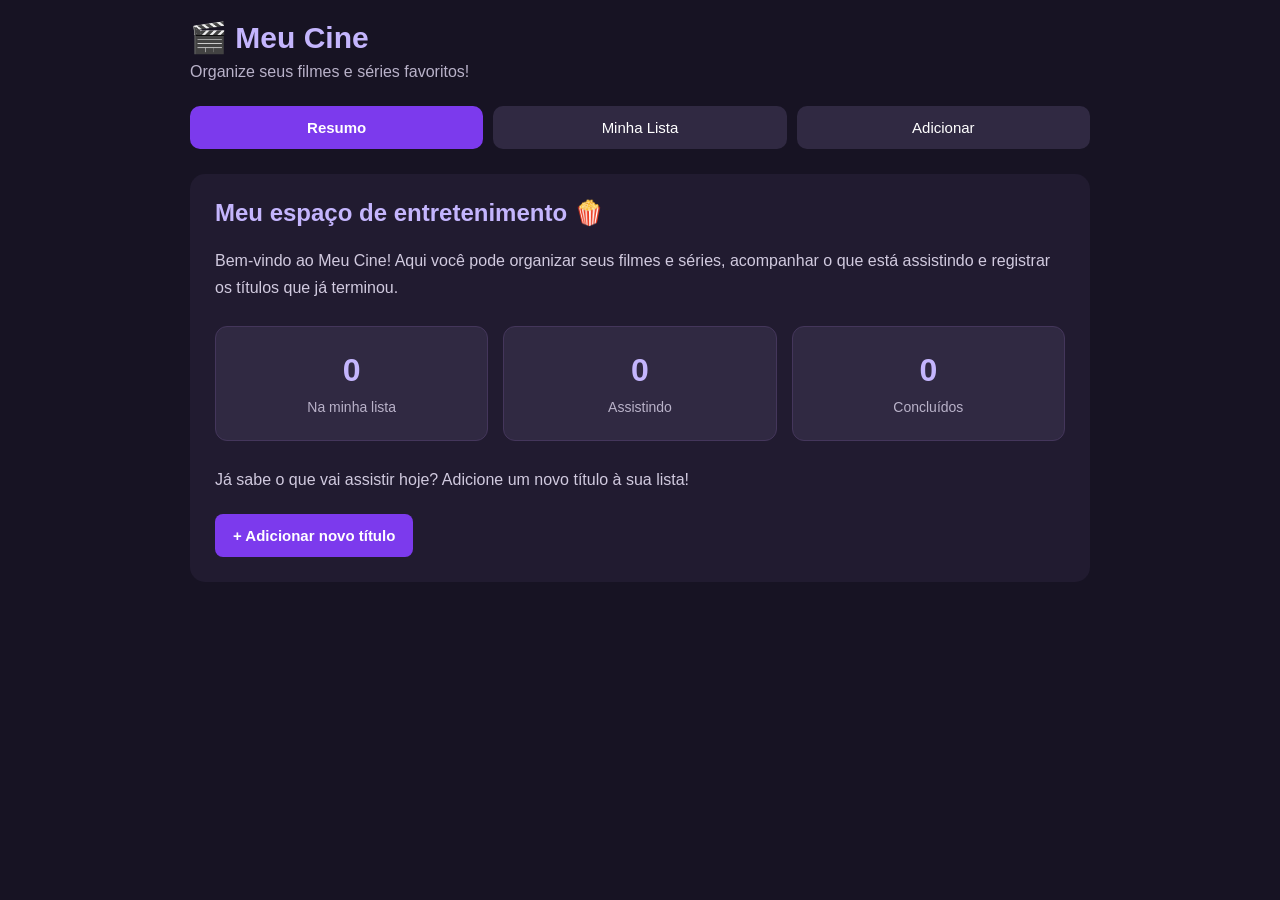
<file: index.html>
<!DOCTYPE html>
<html lang="pt-BR">

<head>
    <meta charset="UTF-8">

    <meta name="viewport" content="width=device-width, initial-scale=1.0">

    <title>Meu Cine</title>

    <!-- Conecta o arquivo CSS -->
    <link rel="stylesheet" href="style.css">

    <!-- Conecta o arquivo manisfest -->
    <link rel="manifest" href="manifest.json">

</head>

<body>
    <div class="container">

        <!-- =========================
             CABEÇALHO
        ========================== -->

        <header>

            <h1>🎬 Meu Cine</h1>

            <p class="subtitulo">
                Organize seus filmes e séries favoritos!
            </p>

        </header>

        <!-- =========================
             MENU DE ABAS
        ========================== -->

        <nav class="menu-abas">

            <button
                class="botao-aba ativo"
                onclick="mostrarAba('resumo', this)">

                Resumo

            </button>


            <button
                class="botao-aba"
                onclick="mostrarAba('lista', this)">

                Minha Lista

            </button>


            <button
                class="botao-aba"
                onclick="mostrarAba('adicionar', this)">

                Adicionar

            </button>

        </nav>


        <!-- =========================
             ABA 1: RESUMO
        ========================== -->

        <section id="resumo" class="aba">

            <h2>Meu espaço de entretenimento 🍿</h2>


            <p class="texto-boas-vindas">

                Bem-vindo ao Meu Cine! Aqui você pode organizar
                seus filmes e séries, acompanhar o que está
                assistindo e registrar os títulos que já terminou.

            </p>


            <!-- CARDS COM OS NÚMEROS DO RESUMO -->

            <div class="resumo-cards">

                <div class="resumo-card">

                    <h3 id="totalFilmes">0</h3>

                    <p>Na minha lista</p>

                </div>


                <div class="resumo-card">

                    <h3 id="totalAssistindo">0</h3>

                    <p>Assistindo</p>

                </div>


                <div class="resumo-card">

                    <h3 id="totalConcluidos">0</h3>

                    <p>Concluídos</p>

                </div>

            </div>


            <p class="texto-boas-vindas">

                Já sabe o que vai assistir hoje?
                Adicione um novo título à sua lista!

            </p>


            <button
                class="botao-adicionar"
                onclick="mostrarAba('adicionar', document.querySelectorAll('.botao-aba')[2])">

                + Adicionar novo título

            </button>

        </section>
        <!-- =========================
             ABA 2: MINHA LISTA
        ========================== -->

        <section id="lista" class="aba">

            <h2>Minha Lista de Filmes e Séries</h2>


            <!-- PESQUISA E FILTRO -->

            <div class="filtros">

                <input
                    type="text"
                    id="pesquisa"
                    placeholder="Pesquisar por título...">


                <select id="filtroStatus">

                    <option value="todos">
                        Todos os status
                    </option>

                    <option value="Quero assistir">
                        Quero assistir
                    </option>

                    <option value="Assistindo">
                        Assistindo
                    </option>

                    <option value="Concluído">
                        Concluído
                    </option>

                </select>

            </div>


            <!-- LOCAL ONDE OS FILMES SERÃO EXIBIDOS -->

            <div id="listaFilmes" class="lista-filmes"></div>

        </section>



        <!-- =========================
             ABA 3: ADICIONAR
        ========================== -->

        <section id="adicionar" class="aba">

            <h2>Adicionar novo título 🎥</h2>


            <form id="formFilme">


                <!-- NOME -->

                <div class="grupo-formulario">

                    <label for="nome">
                        Nome do filme ou série:
                    </label>

                    <input
                        type="text"
                        id="nome"
                        placeholder="Ex: Stranger Things"
                        required>

                </div>



                <!-- TIPO -->

                <div class="grupo-formulario">

                    <label for="tipo">
                        Tipo:
                    </label>

                    <select id="tipo" required>

                        <option value="">
                            Selecione o tipo
                        </option>

                        <option value="Filme">
                            Filme
                        </option>

                        <option value="Série">
                            Série
                        </option>

                        <option value="Documentário">
                            Documentário
                        </option>

                        <option value="Anime">
                            Anime
                        </option>

                    </select>

                </div>



                <!-- STATUS -->

                <div class="grupo-formulario">

                    <label for="status">
                        Status:
                    </label>

                    <select id="status" required>

                        <option value="Quero assistir">
                            Quero assistir
                        </option>

                        <option value="Assistindo">
                            Assistindo
                        </option>

                        <option value="Concluído">
                            Concluído
                        </option>

                    </select>

                </div>



                <!-- DESCRIÇÃO -->

                <div class="grupo-formulario">

                    <label for="descricao">
                        Descrição:
                    </label>

                    <textarea
                        id="descricao"
                        placeholder="Escreva uma descrição...">

                    </textarea>

                </div>



                <!-- BOTÃO DE SALVAR -->

                <button
                    type="submit"
                    class="botao-salvar">

                    Salvar título

                </button>
            </form>

        </section>
    </div>

    <!-- Conecta o arquivo JavaScript -->

    <script src="app.js"></script>

</body>

</html>
</file>
<file: style.css>
/* =========================
   1. CONFIGURAÇÕES GERAIS
========================= */

* {
    box-sizing: border-box;
    margin: 0;
    padding: 0;
}

body {
    font-family: Arial, sans-serif;
    background-color: #171323;
    color: white;
    padding: 20px;
}

.container {
    max-width: 900px;
    margin: auto;
}

header {
    margin-bottom: 25px;
}

h1 {
    color: #C4B5FD;
    margin-bottom: 8px;
    font-size: 30px;
}

.subtitulo {
    color: #B9B2C9;
    margin-bottom: 10px;
}

h2 {
    color: #C4B5FD;
    margin-bottom: 20px;
}


/* =========================
   2. MENU DE ABAS
========================= */

.menu-abas {
    display: flex;
    gap: 10px;
    margin-bottom: 25px;
}

.botao-aba {
    flex: 1;
    padding: 13px;
    border: none;
    border-radius: 10px;
    background-color: #302942;
    color: white;
    cursor: pointer;
    font-size: 15px;
    transition: 0.3s;
}

.botao-aba:hover {
    background-color: #51416D;
}

.botao-aba.ativo {
    background-color: #7C3AED;
    font-weight: bold;
}


/* =========================
   3. SEÇÕES DAS ABAS
========================= */

.aba {
    display: none;
    background-color: #211B30;
    padding: 25px;
    border-radius: 15px;
    margin-bottom: 20px;
}

.aba h2 {
    color: #C4B5FD;
    margin-bottom: 20px;
}


/* =========================
   4. TEXTOS
========================= */

.texto-boas-vindas {
    color: #D1CADF;
    line-height: 1.7;
    margin-bottom: 20px;
}


/* =========================
   5. CARDS DO RESUMO
========================= */

.resumo-cards {
    display: flex;
    gap: 15px;
    margin: 25px 0;
}

.resumo-card {
    flex: 1;
    background-color: #302942;
    padding: 25px 15px;
    border-radius: 12px;
    text-align: center;
    border: 1px solid #44365B;
}

.resumo-card h3 {
    color: #C4B5FD;
    font-size: 32px;
    margin-bottom: 10px;
}

.resumo-card p {
    color: #B9B2C9;
    font-size: 14px;
}


/* =========================
   6. FORMULÁRIO
========================= */

#formFilme {
    display: flex;
    flex-direction: column;
    gap: 18px;
}

.grupo-formulario {
    display: flex;
    flex-direction: column;
    gap: 8px;
}

.grupo-formulario label {
    color: #DDD6FE;
    font-weight: bold;
    font-size: 14px;
}


/* =========================
   7. INPUTS, SELECTS E TEXTAREA
========================= */

input,
select,
textarea {
    width: 100%;
    padding: 12px;
    border: 1px solid #51416D;
    border-radius: 8px;
    background-color: #302942;
    color: white;
    font-size: 15px;
    font-family: Arial, sans-serif;
    outline: none;
}

input:focus,
select:focus,
textarea:focus {
    border-color: #A78BFA;
    box-shadow: 0 0 0 2px rgba(167, 139, 250, 0.15);
}

input::placeholder,
textarea::placeholder {
    color: #A69BB9;
}

textarea {
    resize: vertical;
    min-height: 100px;
}

select {
    cursor: pointer;
}


/* =========================
   8. BOTÕES
========================= */

button {
    border: none;
    border-radius: 8px;
    cursor: pointer;
    font-size: 15px;
    font-family: Arial, sans-serif;
    transition: 0.3s;
}

button:hover {
    filter: brightness(1.15);
}


/* BOTÃO ADICIONAR */

.botao-adicionar {
    padding: 13px 18px;
    background-color: #7C3AED;
    color: white;
    font-weight: bold;
}


/* BOTÃO SALVAR */

.botao-salvar {
    padding: 14px;
    width: 100%;
    background-color: #7C3AED;
    color: white;
    font-weight: bold;
}


/* =========================
   9. PESQUISA E FILTROS
========================= */

.filtros {
    display: flex;
    gap: 12px;
    margin-bottom: 20px;
}

.filtros input {
    flex: 2;
    min-width: 0;
}

.filtros select {
    flex: 1;
    min-width: 0;
}


/* =========================
   10. LISTA DE FILMES
========================= */

.lista-filmes {
    display: flex;
    flex-direction: column;
    gap: 15px;
    margin-top: 20px;
}


/* CARD INDIVIDUAL */

.card-filme {
    display: flex;
    flex-direction: column;
    gap: 10px;
    background-color: #302942;
    padding: 20px;
    border-radius: 12px;
    border-left: 4px solid #A78BFA;
}

.card-filme h3 {
    color: #C4B5FD;
    font-size: 19px;
    margin-bottom: 5px;
}

.card-filme p {
    color: #D1CADF;
    line-height: 1.6;
    font-size: 14px;
}


/* =========================
   11. STATUS DOS FILMES
========================= */

.status-filme {
    display: inline-block;
    width: fit-content;
    background-color: #51416D;
    color: #DDD6FE;
    padding: 6px 12px;
    border-radius: 20px;
    font-size: 13px;
    margin: 5px 0;
}


/* SELETOR DE STATUS DO CARD */

.seletor-status {
    max-width: 100%;
}


/* =========================
   12. BOTÃO DE EXCLUIR
========================= */

.botao-excluir {
    background-color: #BE3455;
    color: white;
    padding: 10px 15px;
    align-self: flex-start;
}

.botao-excluir:hover {
    background-color: #E11D48;
}


/* =========================
   13. MENSAGEM DE LISTA VAZIA
========================= */

.mensagem-vazia {
    color: #B9B2C9;
    text-align: center;
    padding: 25px;
    background-color: #302942;
    border-radius: 10px;
    line-height: 1.6;
}


/* ==========================================
   RESPONSIVIDADE - PROJETO MEU CINE
========================================== */


/* ==========================================
   1. TABLETS (601px até 992px)
========================================== */

@media (min-width: 601px) and (max-width: 992px) {

    body {
        padding: 18px;
    }

    .container {
        width: 95%;
    }

    .aba {
        padding: 22px;
    }

    .resumo-cards {
        gap: 12px;
    }

    .resumo-card {
        padding: 20px 10px;
    }

}


/* ==========================================
   2. SMARTPHONES (até 600px)
========================================== */

@media (max-width: 600px) {

    /* CONFIGURAÇÕES GERAIS */

    body {
        padding: 12px;
    }

    .container {
        width: 100%;
    }

    header {
        margin-bottom: 20px;
    }

    h1 {
        font-size: 25px;
    }

    h2 {
        font-size: 21px;
    }

    .subtitulo {
        font-size: 14px;
    }


    /* MENU DE ABAS */

    .menu-abas {
        gap: 6px;
        margin-bottom: 18px;
    }

    .botao-aba {
        padding: 11px 5px;
        font-size: 13px;
        min-width: 0;
    }


    /* SEÇÕES DAS ABAS */

    .aba {
        padding: 18px 14px;
        border-radius: 12px;
    }

    .aba h2 {
        font-size: 20px;
    }


    /* TEXTOS */

    .texto-boas-vindas {
        font-size: 14px;
        line-height: 1.6;
    }


    /* CARDS DO RESUMO */

    .resumo-cards {
        flex-direction: column;
        gap: 12px;
        margin: 20px 0;
    }

    .resumo-card {
        width: 100%;
        padding: 18px;
    }

    .resumo-card h3 {
        font-size: 26px;
    }


    /* FORMULÁRIO */

    #formFilme {
        gap: 15px;
    }

    input,
    select,
    textarea {
        font-size: 16px;
    }


    /* BOTÕES */

    .botao-adicionar,
    .botao-salvar {
        width: 100%;
    }


    /* PESQUISA E FILTROS */

    .filtros {
        flex-direction: column;
        gap: 10px;
    }

    .filtros input,
    .filtros select {
        width: 100%;
    }


    /* CARDS DOS FILMES */

    .lista-filmes {
        gap: 12px;
    }

    .card-filme {
        padding: 15px;
        gap: 8px;
    }

    .card-filme h3 {
        font-size: 17px;
        overflow-wrap: anywhere;
    }

    .card-filme p {
        font-size: 14px;
    }


    /* BOTÃO EXCLUIR */

    .botao-excluir {
        width: 100%;
        align-self: stretch;
        margin-top: 5px;
    }


    /* MENSAGEM DE LISTA VAZIA */

    .mensagem-vazia {
        padding: 18px;
        font-size: 14px;
    }

}


/* ==========================================
   3. CELULARES MUITO PEQUENOS (até 380px)
========================================== */

@media (max-width: 380px) {

    body {
        padding: 8px;
    }

    h1 {
        font-size: 22px;
    }

    .aba {
        padding: 14px 10px;
    }

    .botao-aba {
        font-size: 11px;
        padding: 10px 3px;
    }

    .resumo-card h3 {
        font-size: 23px;
    }

}
</file>
